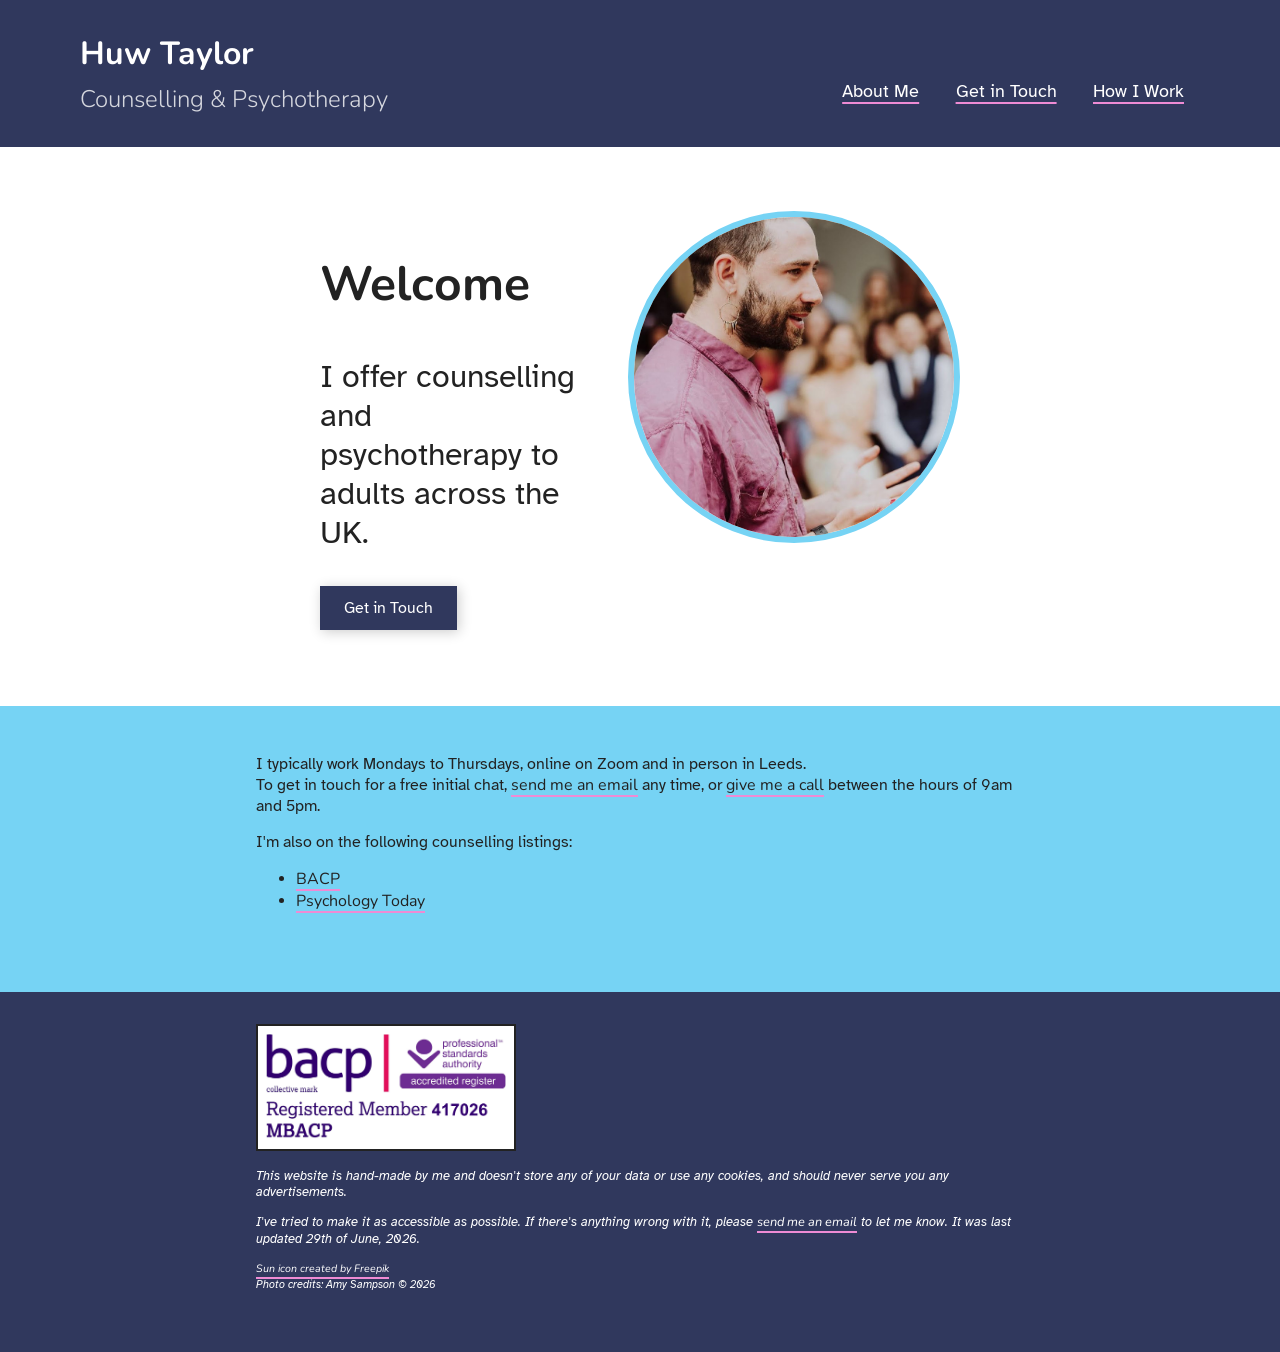
<file: index.html>
<!DOCTYPE html>
<html lang="en-GB">
<head>
    <meta charset="utf-8">
    <meta name="viewport" content="width=device-width, initial-scale=1.0">
    <meta name="theme-color" content="#76d3f4">
    <meta name="author" content="Huw Taylor">
    <meta name="keywords" content="Counselling, Therapy, Psychotherapy, Leeds">
    <meta http-equiv="X-Clacks-Overhead" content="GNU Terry Pratchett">
    <title>Huw Taylor Counselling</title>
    <link rel="icon" type="image/png" href="icons/sun.png">
    <link rel="stylesheet" type="text/css" href="layout.css">
    <link rel="stylesheet" type="text/css" href="style.css">
</head>
<body>
<header>
    <nav>
        <ul>
            <li><a href="about-me.html">About Me</a></li>
            <li><a href="get-in-touch.html">Get in Touch</a></li>
            <li><a href="how-we-work.html">How I Work</a></li>
        </ul>
    </nav>
    <h1><a href="index.html">Huw Taylor</a></h1>
    <h2><a href="index.html">Counselling &amp; Psychotherapy</a></h2>
</header>
<main>
    <section id="profile">
        <div class="circle-image-container">
            <img src="photos/me.jpg" alt="A photo of Huw">
        </div>
        <h2>Welcome</h2>
        <p>
            I offer counselling and psychotherapy to adults across the UK.
        </p>
        <a href="get-in-touch.html" class="button action">Get in Touch</a>
    </section>
</main>
<footer>
<div id="get-in-touch">
    <div>
        <p>
            I typically work Mondays to Thursdays, online on Zoom and in person in Leeds.
            <br>
            To get in touch for a free initial chat, <a href="mailto:huwtaylor.counselling@gmail.com">send me an email</a> any time, or <a href="tel:+447426548587">give me a call</a> between the hours of 9am and 5pm.
        </p>
</div>
<div>
    <p>I'm also on the following counselling listings:</p>
    <ul>
        <li><a rel="noopener noreferrer" href="https://www.bacp.co.uk/therapists/417026/huw-taylor/leeds-ls6" title="British Association for Counselling & Psychotherapy">BACP</a></li>
        <li><a rel="noopener noreferrer" href="https://www.psychologytoday.com/gb/counselling/huw-taylor-leeds/1765714">Psychology Today</a></li>
        <!-- <li><a rel="noopener noreferrer" href="https://www.bapam.org.uk/practitioner-search/huw-taylor/" title="British Association For Performing Arts Medicine">BAPAM</a></li> -->
        <!-- <li><a rel="noopener noreferrer" href="https://www.counselling-directory.org.uk/">Counselling Directory</a></li> -->
        <!-- <li><a rel="noopener noreferrer" href="https://genderedintelligence.co.uk/therapists/huw-taylor">Gendered Intelligence</a></li> -->
    </ul>
</div>
</div>
<!-- <hr> -->
<div id="website-info">
<span id="qualifications">
    <img id="bacp-member-logo" src="logos/BACP.png" width="25%"  alt="British Association for Counselling & Psychotherapy Collective Mark - Registered Member 417026">
    <!-- <img id="bapam-member-logo" src="logos/BAPAM.png" width="25%"  alt="British Association For Performing Arts Medicine Registered Practioner Logo"> -->
</span>
<p>
    This website is hand-made by me and doesn't store any of your data or use any cookies, and should never serve you any advertisements.
</p>
<p>
    I've tried to make it as accessible as possible.
    If there's anything wrong with it, please <a rel="noopener noreferrer" href="mailto:huwtaylor.counselling+website@gmail.com">send me an email</a> to let me know.
    It was last updated 29th of June, 2026.
</p>
<p>
<small>
<a rel="noopener noreferrer" href="https://www.flaticon.com/free-icons/sun" title="sun icons">Sun icon created by Freepik</a>
<br>
Photo credits: Amy Sampson &copy; 2026
</file>
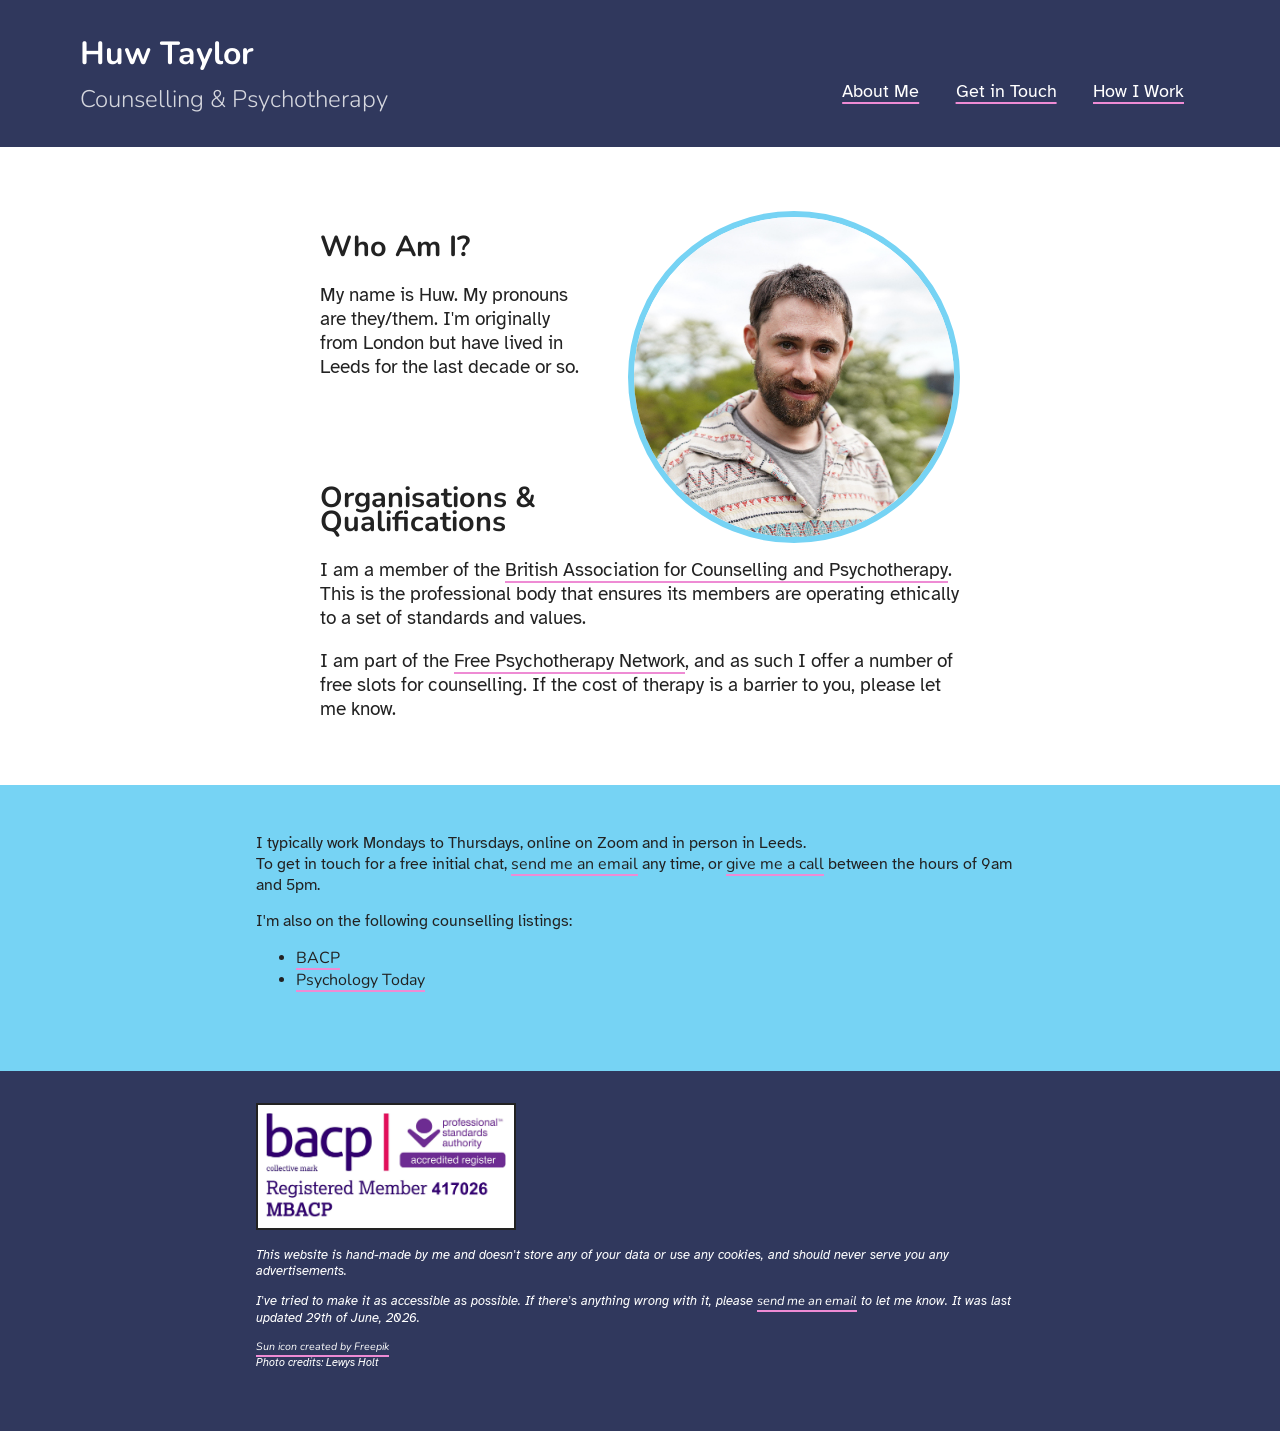
<file: about-me.html>
<!DOCTYPE html>
<html lang="en-GB">
<head>
    <meta charset="utf-8">
    <meta name="viewport" content="width=device-width, initial-scale=1.0">
    <meta name="theme-color" content="#76d3f4">
    <meta name="author" content="Huw Taylor">
    <meta name="keywords" content="Counselling, Therapy, Psychotherapy, Leeds">
    <meta http-equiv="X-Clacks-Overhead" content="GNU Terry Pratchett">
    <title>Huw Taylor Counselling</title>
    <link rel="icon" type="image/png" href="icons/sun.png">
    <link rel="stylesheet" type="text/css" href="layout.css">
    <link rel="stylesheet" type="text/css" href="style.css">
</head>
<body>
<header>
    <nav>
        <ul>
            <li><a href="about-me.html">About Me</a></li>
            <li><a href="get-in-touch.html">Get in Touch</a></li>
            <li><a href="how-we-work.html">How I Work</a></li>
        </ul>
    </nav>
    <h1><a href="index.html">Huw Taylor</a></h1>
    <h2><a href="index.html">Counselling &amp; Psychotherapy</a></h2>
</header>
<main>
    <section id="about-me">
        <div class="circle-image-container" style="width: 33%;">
            <img src="photos/photo_1.jpg" alt="A photo of Huw">
        </div>
        <h2>Who Am I?</h2>
        <p>
            My name is Huw. My pronouns are they/them. I'm originally from London but have lived in Leeds for the last decade or so.
        </p>
        <p>
            <!-- My approach to psychotherapy is inherently political.  -->
            <!-- For many, therapy can be prohibitively expensive. For others, cultural stigma or social pressure can make it hard to reach out. -->
            <!-- Everybody is different and our backgrounds and responses to things are personal and unique. And we also belong to, and make up, society. We are affected by rising costs, and social divisions, and cultural events. -->
        </p>
        <p>
            <!-- Frisbee? Singing? Games? Arts? -->
            <!-- Community? Peer-supervision? Social Justice -->
        </p>
    </section>
    <section id="qualifications">
        <h2>Organisations &amp; Qualifications</h2>
        <p>
            I am a member of the <a rel="noopener noreferrer" href="https://www.bacp.co.uk/">British Association for Counselling and Psychotherapy</a>. This is the professional body that ensures its members are operating ethically to a set of standards and values.
        </p>
        <p>
            I am part of the <a rel="noopener noreferrer" href="https://freepsychotherapynetwork.com/">Free Psychotherapy Network</a>, and as such I offer a number of free slots for counselling. If the cost of therapy is a barrier to you, please let me know.
        </p>
        <!-- Add Pink Therapy / Gendered Intelligence once I'm part of those networks. -->
        <!-- Add BAPAM once I'm part of that org. -->
        <!-- Proud member of the <a rel="noopener noreferrer" href="https://pcunion.org.uk/">Psychotherapy and Counselling Union</a> -->
    </section>
</main>
<footer>
<div id="get-in-touch">
    <div>
        <p>
            I typically work Mondays to Thursdays, online on Zoom and in person in Leeds.
            <br>
            To get in touch for a free initial chat, <a href="mailto:huwtaylor.counselling@gmail.com">send me an email</a> any time, or <a href="tel:+447426548587">give me a call</a> between the hours of 9am and 5pm.
        </p>
</div>
<div>
    <p>I'm also on the following counselling listings:</p>
    <ul>
        <li><a rel="noopener noreferrer" href="https://www.bacp.co.uk/therapists/417026/huw-taylor/leeds-ls6" title="British Association for Counselling & Psychotherapy">BACP</a></li>
        <li><a rel="noopener noreferrer" href="https://www.psychologytoday.com/gb/counselling/huw-taylor-leeds/1765714">Psychology Today</a></li>
        <!-- <li><a rel="noopener noreferrer" href="https://www.bapam.org.uk/practitioner-search/huw-taylor/" title="British Association For Performing Arts Medicine">BAPAM</a></li> -->
        <!-- <li><a rel="noopener noreferrer" href="https://www.counselling-directory.org.uk/">Counselling Directory</a></li> -->
        <!-- <li><a rel="noopener noreferrer" href="https://genderedintelligence.co.uk/therapists/huw-taylor">Gendered Intelligence</a></li> -->
    </ul>
</div>
</div>
<!-- <hr> -->
<div id="website-info">
<span id="qualifications">
    <img id="bacp-member-logo" src="logos/BACP.png" width="25%"  alt="British Association for Counselling & Psychotherapy Collective Mark - Registered Member 417026">
    <!-- <img id="bapam-member-logo" src="logos/BAPAM.png" width="25%"  alt="British Association For Performing Arts Medicine Registered Practioner Logo"> -->
</span>
<p>
    This website is hand-made by me and doesn't store any of your data or use any cookies, and should never serve you any advertisements.
</p>
<p>
    I've tried to make it as accessible as possible.
    If there's anything wrong with it, please <a rel="noopener noreferrer" href="mailto:huwtaylor.counselling+website@gmail.com">send me an email</a> to let me know.
    It was last updated 29th of June, 2026.
</p>
<p>
<small>
<a rel="noopener noreferrer" href="https://www.flaticon.com/free-icons/sun" title="sun icons">Sun icon created by Freepik</a>
<br>
Photo credits: Lewys Holt
</file>
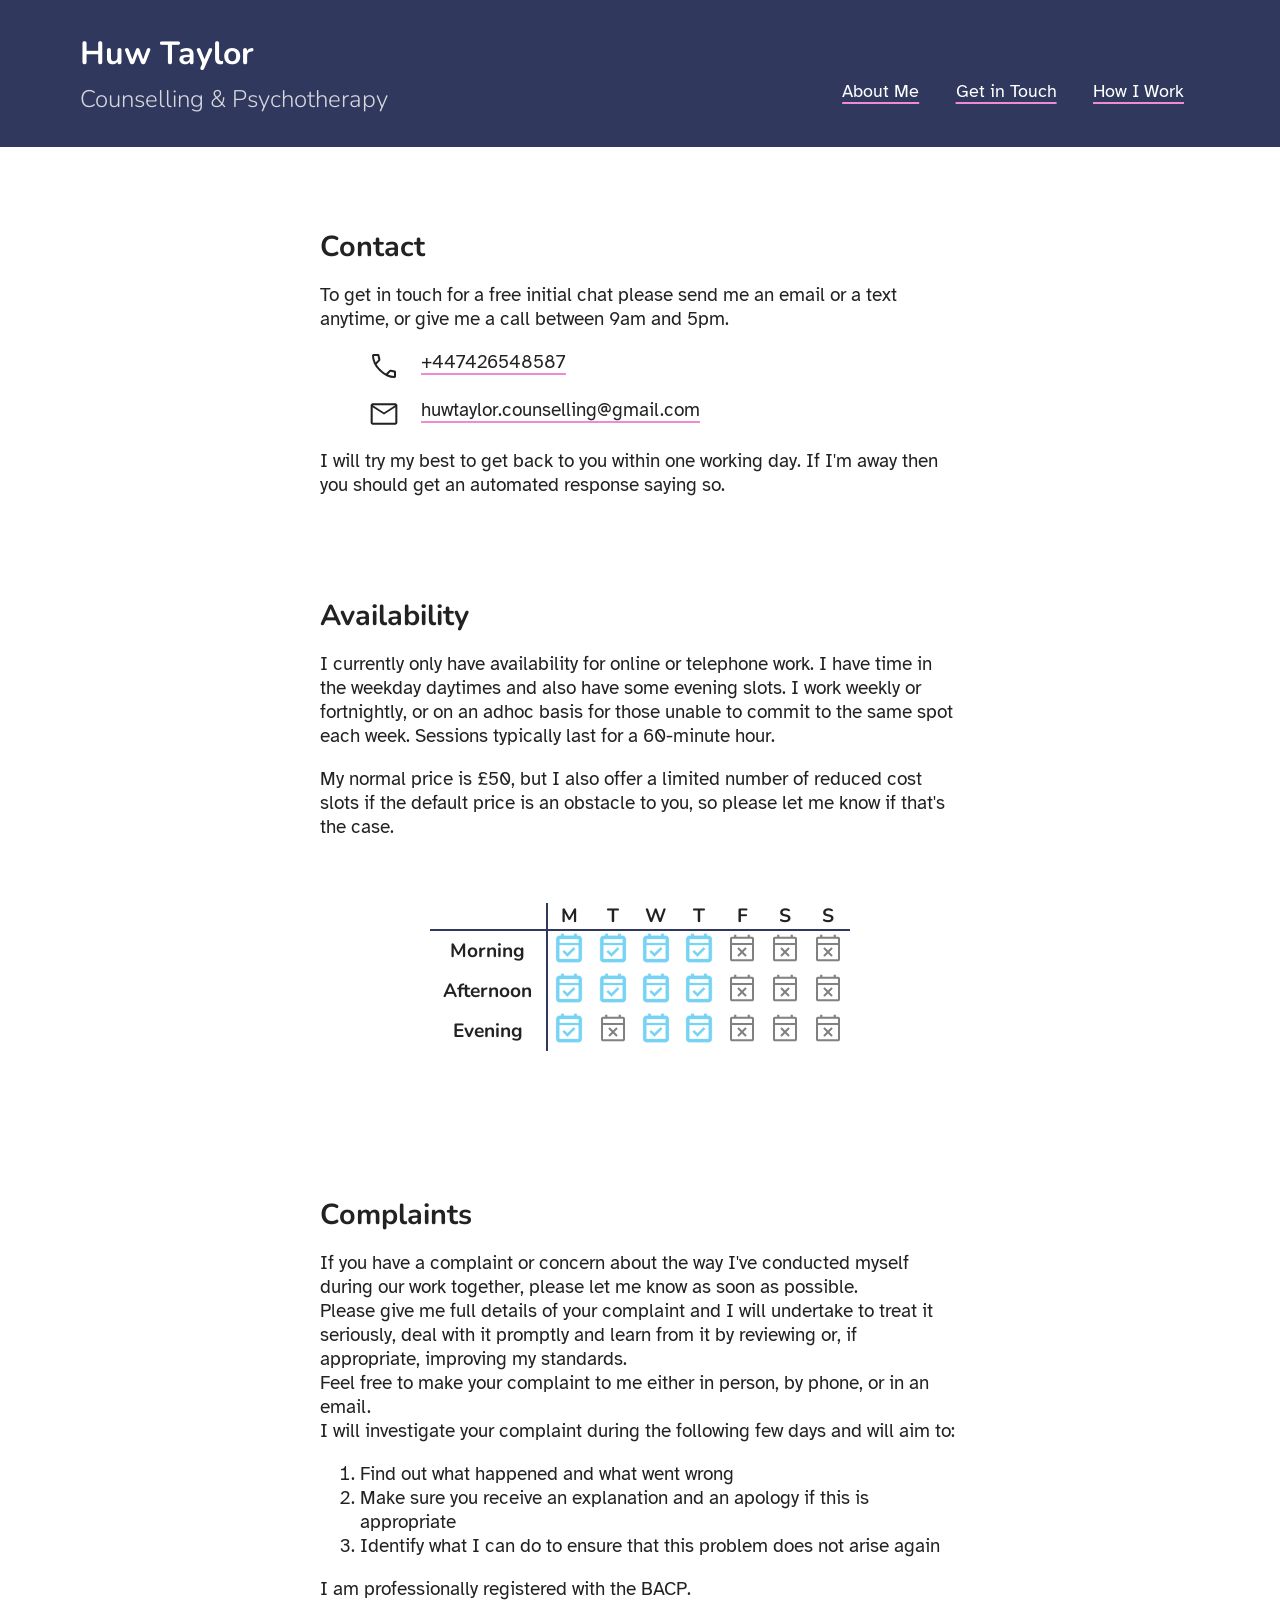
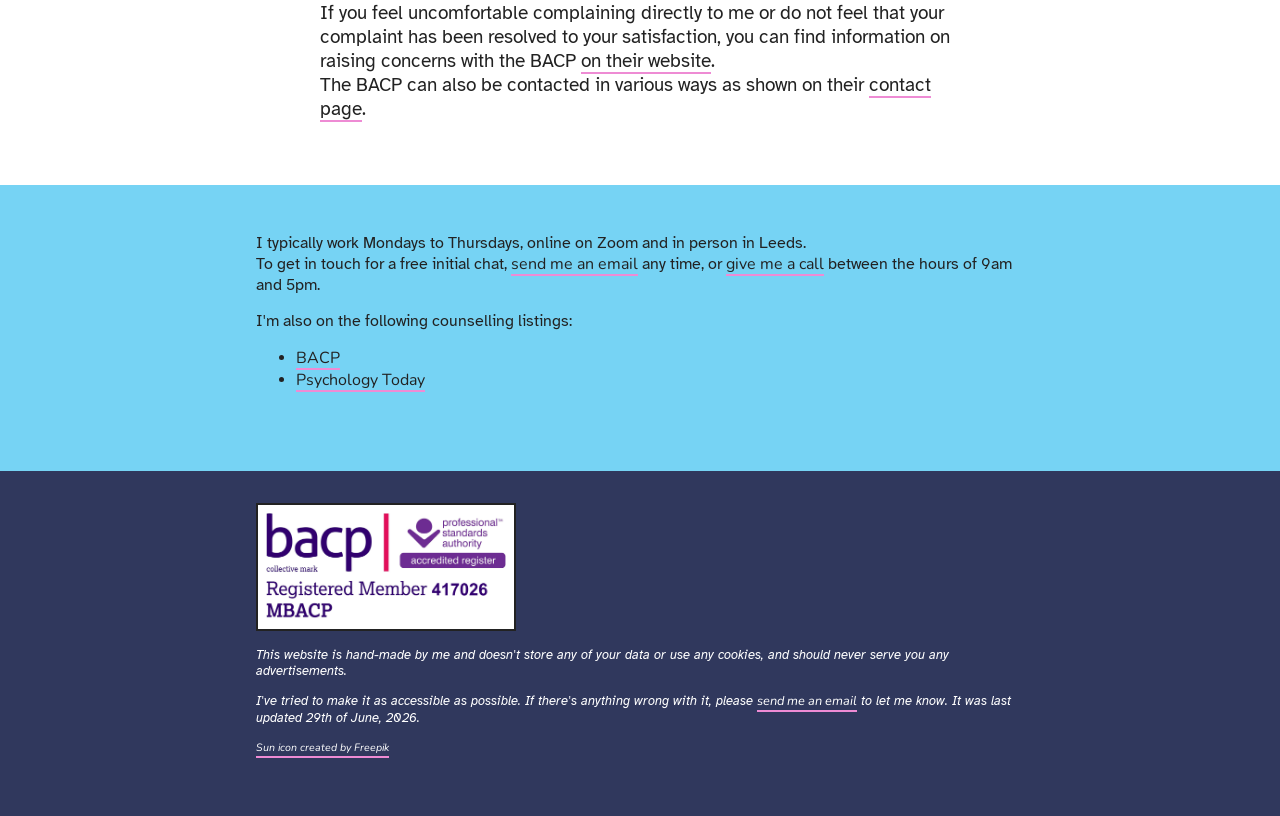
<file: get-in-touch.html>
<!DOCTYPE html>
<html lang="en-GB">
    <head>
        <meta charset="utf-8">
        <meta name="viewport" content="width=device-width, initial-scale=1.0">
        <meta name="theme-color" content="#76d3f4">
        <meta name="author" content="Huw Taylor">
        <meta name="keywords" content="Counselling, Therapy, Psychotherapy, Leeds">
        <meta http-equiv="X-Clacks-Overhead" content="GNU Terry Pratchett">
        <title>Huw Taylor Counselling</title>
        <link rel="icon" type="image/png" href="icons/sun.png">
        <link rel="stylesheet" type="text/css" href="layout.css">
        <link rel="stylesheet" type="text/css" href="style.css">
    </head>
    <body>
        <header>
            <nav>
                <ul>
                    <li><a href="about-me.html">About Me</a></li>
                    <li><a href="get-in-touch.html">Get in Touch</a></li>
                    <li><a href="how-we-work.html">How I Work</a></li>
                </ul>
            </nav>
            <h1><a href="index.html">Huw Taylor</a></h1>
            <h2><a href="index.html">Counselling &amp; Psychotherapy</a></h2>
        </header>
        <main>
            <section id="contact-methods">
                <h2>Contact</h2>
                <p>
                    To get in touch for a free initial chat please send me an email or a text anytime, or give me a call between 9am and 5pm.
                </p>
                <ul>
                    <li>
                        <svg xmlns="http://www.w3.org/2000/svg" height="48px" viewBox="0 -960 960 960" width="48px" fill="#000" class="icon" alt="Icon of a phone"><path d="M795-120q-116 0-236.5-56T335-335Q232-438 176-558.5T120-795q0-19.29 12.86-32.14Q145.71-840 165-840h140q14 0 24 10t14 25l26.93 125.64Q372-665 369.5-653.5t-10.73 19.73L259-533q26 44 55 82t64 72q37 38 78 69.5t86 55.5l95-98q10-11 23.15-15 13.15-4 25.85-2l119 26q15 4 25 16.04 10 12.05 10 26.96v135q0 19.29-12.86 32.14Q814.29-120 795-120ZM229-588l81-82-23-110H180q2 42 13.5 88.5T229-588Zm369 363q41 19 89 31t93 14v-107l-103-21-79 83ZM229-588Zm369 363Z"/></svg>
                        <a href="tel:+447426548587">+447426548587</a>
                    </li>
                    <li>
                        <svg xmlns="http://www.w3.org/2000/svg" height="48px" viewBox="0 -960 960 960" width="48px" fill="#000" class="icon" alt="Icon of a letter to signify email"><path d="M140-160q-24 0-42-18t-18-42v-520q0-24 18-42t42-18h680q24 0 42 18t18 42v520q0 24-18 42t-42 18H140Zm340-302L140-685v465h680v-465L480-462Zm0-60 336-218H145l335 218ZM140-685v-55 520-465Z"/></svg>
                        <a href="mailto:huwtaylor.counselling@gmail.com" rel="noopener noreferrer">huwtaylor.counselling@gmail.com</a>
                    </li>
                </ul>
                <p>
                    I will try my best to get back to you within one working day. If I'm away then you should get an automated response saying so.
                </p>
            </section>
            <section id="availability">
                <h2>Availability</h2>
                <p>
                    I currently only have availability for online or telephone work.
                    I have time in the weekday daytimes and also have some evening slots. 
                    I work weekly or fortnightly, or on an adhoc basis for those unable to commit to the same spot each week. 
                    Sessions typically last for a 60-minute hour.
                </p>
                <p>
                    My normal price is £50, but I also offer a limited number of reduced cost slots if the default price is an obstacle to you, so please let me know if that's the case.
                </p>
                <table>
                    <tr>
                        <th></th>
                        <th title="Monday">M</th>
                        <th title="Tuesday">T</th>
                        <th title="Wednesday">W</th>
                        <th title="Thursday">T</th>
                        <th title="Friday">F</th>
                        <th title="Saturday">S</th>
                        <th title="Sunday">S</th>
                    </tr>
                    <tr>
                        <th>Morning</th>
                        <td>
                            <svg xmlns="http://www.w3.org/2000/svg" height="48px" viewBox="0 -960 960 960" width="48px" fill="#000" alt="Available" class="icon available"><path d="M433-220 287-364l49-50 97 95 185-185 49 51-234 233ZM189-55q-39.05 0-66.53-27.47Q95-109.95 95-149v-602q0-39.46 27.47-67.23Q149.95-846 189-846h56v-60h82v60h306v-60h82v60h56q39.46 0 67.23 27.77Q866-790.46 866-751v602q0 39.05-27.77 66.53Q810.46-55 771-55H189Zm0-94h582v-421H189v421Zm0-481h582v-121H189v121Zm0 0v-121 121Z"/></svg>
                        </td>
                        <td>
                            <svg xmlns="http://www.w3.org/2000/svg" height="48px" viewBox="0 -960 960 960" width="48px" fill="#000" alt="Available" class="icon available"><path d="M433-220 287-364l49-50 97 95 185-185 49 51-234 233ZM189-55q-39.05 0-66.53-27.47Q95-109.95 95-149v-602q0-39.46 27.47-67.23Q149.95-846 189-846h56v-60h82v60h306v-60h82v60h56q39.46 0 67.23 27.77Q866-790.46 866-751v602q0 39.05-27.77 66.53Q810.46-55 771-55H189Zm0-94h582v-421H189v421Zm0-481h582v-121H189v121Zm0 0v-121 121Z"/></svg>
                        </td>
                        <td>
                            <svg xmlns="http://www.w3.org/2000/svg" height="48px" viewBox="0 -960 960 960" width="48px" fill="#000" alt="Available" class="icon available"><path d="M433-220 287-364l49-50 97 95 185-185 49 51-234 233ZM189-55q-39.05 0-66.53-27.47Q95-109.95 95-149v-602q0-39.46 27.47-67.23Q149.95-846 189-846h56v-60h82v60h306v-60h82v60h56q39.46 0 67.23 27.77Q866-790.46 866-751v602q0 39.05-27.77 66.53Q810.46-55 771-55H189Zm0-94h582v-421H189v421Zm0-481h582v-121H189v121Zm0 0v-121 121Z"/></svg>
                        </td>
                        <td>
                            <svg xmlns="http://www.w3.org/2000/svg" height="48px" viewBox="0 -960 960 960" width="48px" fill="#000" alt="Available" class="icon available"><path d="M433-220 287-364l49-50 97 95 185-185 49 51-234 233ZM189-55q-39.05 0-66.53-27.47Q95-109.95 95-149v-602q0-39.46 27.47-67.23Q149.95-846 189-846h56v-60h82v60h306v-60h82v60h56q39.46 0 67.23 27.77Q866-790.46 866-751v602q0 39.05-27.77 66.53Q810.46-55 771-55H189Zm0-94h582v-421H189v421Zm0-481h582v-121H189v121Zm0 0v-121 121Z"/></svg>
                        </td>
                        <td>
                            <svg xmlns="http://www.w3.org/2000/svg" height="48px" viewBox="0 -960 960 960" width="48px" fill="#000" alt="Unavailable" class="icon unavailable"><path d="m381-218-43-43 100-99-100-99 43-43 99 100 99-100 43 43-100 99 100 99-43 43-99-100-99 100ZM180-80q-24 0-42-18t-18-42v-620q0-24 18-42t42-18h65v-60h65v60h340v-60h65v60h65q24 0 42 18t18 42v620q0 24-18 42t-42 18H180Zm0-60h600v-430H180v430Zm0-490h600v-130H180v130Zm0 0v-130 130Z"/></svg>
                        </td>
                        <td>
                            <svg xmlns="http://www.w3.org/2000/svg" height="48px" viewBox="0 -960 960 960" width="48px" fill="#000" alt="Unavailable" class="icon unavailable"><path d="m381-218-43-43 100-99-100-99 43-43 99 100 99-100 43 43-100 99 100 99-43 43-99-100-99 100ZM180-80q-24 0-42-18t-18-42v-620q0-24 18-42t42-18h65v-60h65v60h340v-60h65v60h65q24 0 42 18t18 42v620q0 24-18 42t-42 18H180Zm0-60h600v-430H180v430Zm0-490h600v-130H180v130Zm0 0v-130 130Z"/></svg>
                        </td>
                        <td>
                            <svg xmlns="http://www.w3.org/2000/svg" height="48px" viewBox="0 -960 960 960" width="48px" fill="#000" alt="Unavailable" class="icon unavailable"><path d="m381-218-43-43 100-99-100-99 43-43 99 100 99-100 43 43-100 99 100 99-43 43-99-100-99 100ZM180-80q-24 0-42-18t-18-42v-620q0-24 18-42t42-18h65v-60h65v60h340v-60h65v60h65q24 0 42 18t18 42v620q0 24-18 42t-42 18H180Zm0-60h600v-430H180v430Zm0-490h600v-130H180v130Zm0 0v-130 130Z"/></svg>
                        </td>
                    </tr>
                    <tr>
                        <th>Afternoon</th>
                        <td>
                            <svg xmlns="http://www.w3.org/2000/svg" height="48px" viewBox="0 -960 960 960" width="48px" fill="#000" alt="Available" class="icon available"><path d="M433-220 287-364l49-50 97 95 185-185 49 51-234 233ZM189-55q-39.05 0-66.53-27.47Q95-109.95 95-149v-602q0-39.46 27.47-67.23Q149.95-846 189-846h56v-60h82v60h306v-60h82v60h56q39.46 0 67.23 27.77Q866-790.46 866-751v602q0 39.05-27.77 66.53Q810.46-55 771-55H189Zm0-94h582v-421H189v421Zm0-481h582v-121H189v121Zm0 0v-121 121Z"/></svg>
                        </td>
                        <td>
                            <svg xmlns="http://www.w3.org/2000/svg" height="48px" viewBox="0 -960 960 960" width="48px" fill="#000" alt="Available" class="icon available"><path d="M433-220 287-364l49-50 97 95 185-185 49 51-234 233ZM189-55q-39.05 0-66.53-27.47Q95-109.95 95-149v-602q0-39.46 27.47-67.23Q149.95-846 189-846h56v-60h82v60h306v-60h82v60h56q39.46 0 67.23 27.77Q866-790.46 866-751v602q0 39.05-27.77 66.53Q810.46-55 771-55H189Zm0-94h582v-421H189v421Zm0-481h582v-121H189v121Zm0 0v-121 121Z"/></svg>
                        </td>
                        <td>
                            <svg xmlns="http://www.w3.org/2000/svg" height="48px" viewBox="0 -960 960 960" width="48px" fill="#000" alt="Available" class="icon available"><path d="M433-220 287-364l49-50 97 95 185-185 49 51-234 233ZM189-55q-39.05 0-66.53-27.47Q95-109.95 95-149v-602q0-39.46 27.47-67.23Q149.95-846 189-846h56v-60h82v60h306v-60h82v60h56q39.46 0 67.23 27.77Q866-790.46 866-751v602q0 39.05-27.77 66.53Q810.46-55 771-55H189Zm0-94h582v-421H189v421Zm0-481h582v-121H189v121Zm0 0v-121 121Z"/></svg>
                        </td>
                        <td>
                            <svg xmlns="http://www.w3.org/2000/svg" height="48px" viewBox="0 -960 960 960" width="48px" fill="#000" alt="Available" class="icon available"><path d="M433-220 287-364l49-50 97 95 185-185 49 51-234 233ZM189-55q-39.05 0-66.53-27.47Q95-109.95 95-149v-602q0-39.46 27.47-67.23Q149.95-846 189-846h56v-60h82v60h306v-60h82v60h56q39.46 0 67.23 27.77Q866-790.46 866-751v602q0 39.05-27.77 66.53Q810.46-55 771-55H189Zm0-94h582v-421H189v421Zm0-481h582v-121H189v121Zm0 0v-121 121Z"/></svg>
                        </td>
                        <td>
                            <svg xmlns="http://www.w3.org/2000/svg" height="48px" viewBox="0 -960 960 960" width="48px" fill="#000" alt="Unavailable" class="icon unavailable"><path d="m381-218-43-43 100-99-100-99 43-43 99 100 99-100 43 43-100 99 100 99-43 43-99-100-99 100ZM180-80q-24 0-42-18t-18-42v-620q0-24 18-42t42-18h65v-60h65v60h340v-60h65v60h65q24 0 42 18t18 42v620q0 24-18 42t-42 18H180Zm0-60h600v-430H180v430Zm0-490h600v-130H180v130Zm0 0v-130 130Z"/></svg>
                        </td>
                        <td>
                            <svg xmlns="http://www.w3.org/2000/svg" height="48px" viewBox="0 -960 960 960" width="48px" fill="#000" alt="Unavailable" class="icon unavailable"><path d="m381-218-43-43 100-99-100-99 43-43 99 100 99-100 43 43-100 99 100 99-43 43-99-100-99 100ZM180-80q-24 0-42-18t-18-42v-620q0-24 18-42t42-18h65v-60h65v60h340v-60h65v60h65q24 0 42 18t18 42v620q0 24-18 42t-42 18H180Zm0-60h600v-430H180v430Zm0-490h600v-130H180v130Zm0 0v-130 130Z"/></svg>
                        </td>
                        <td>
                            <svg xmlns="http://www.w3.org/2000/svg" height="48px" viewBox="0 -960 960 960" width="48px" fill="#000" alt="Unavailable" class="icon unavailable"><path d="m381-218-43-43 100-99-100-99 43-43 99 100 99-100 43 43-100 99 100 99-43 43-99-100-99 100ZM180-80q-24 0-42-18t-18-42v-620q0-24 18-42t42-18h65v-60h65v60h340v-60h65v60h65q24 0 42 18t18 42v620q0 24-18 42t-42 18H180Zm0-60h600v-430H180v430Zm0-490h600v-130H180v130Zm0 0v-130 130Z"/></svg>
                        </td>
                    </tr>
                    <tr>
                        <th>Evening</th>
                        <td>
                            <svg xmlns="http://www.w3.org/2000/svg" height="48px" viewBox="0 -960 960 960" width="48px" fill="#000" alt="Available" class="icon available"><path d="M433-220 287-364l49-50 97 95 185-185 49 51-234 233ZM189-55q-39.05 0-66.53-27.47Q95-109.95 95-149v-602q0-39.46 27.47-67.23Q149.95-846 189-846h56v-60h82v60h306v-60h82v60h56q39.46 0 67.23 27.77Q866-790.46 866-751v602q0 39.05-27.77 66.53Q810.46-55 771-55H189Zm0-94h582v-421H189v421Zm0-481h582v-121H189v121Zm0 0v-121 121Z"/></svg>
                        </td>
                        <td>
                            <svg xmlns="http://www.w3.org/2000/svg" height="48px" viewBox="0 -960 960 960" width="48px" fill="#000" alt="Unavailable" class="icon unavailable"><path d="m381-218-43-43 100-99-100-99 43-43 99 100 99-100 43 43-100 99 100 99-43 43-99-100-99 100ZM180-80q-24 0-42-18t-18-42v-620q0-24 18-42t42-18h65v-60h65v60h340v-60h65v60h65q24 0 42 18t18 42v620q0 24-18 42t-42 18H180Zm0-60h600v-430H180v430Zm0-490h600v-130H180v130Zm0 0v-130 130Z"/></svg>
                        </td>
                        <td>
                            <svg xmlns="http://www.w3.org/2000/svg" height="48px" viewBox="0 -960 960 960" width="48px" fill="#000" alt="Available" class="icon available"><path d="M433-220 287-364l49-50 97 95 185-185 49 51-234 233ZM189-55q-39.05 0-66.53-27.47Q95-109.95 95-149v-602q0-39.46 27.47-67.23Q149.95-846 189-846h56v-60h82v60h306v-60h82v60h56q39.46 0 67.23 27.77Q866-790.46 866-751v602q0 39.05-27.77 66.53Q810.46-55 771-55H189Zm0-94h582v-421H189v421Zm0-481h582v-121H189v121Zm0 0v-121 121Z"/></svg>
                        </td>
                        <td>
                            <svg xmlns="http://www.w3.org/2000/svg" height="48px" viewBox="0 -960 960 960" width="48px" fill="#000" alt="Available" class="icon available"><path d="M433-220 287-364l49-50 97 95 185-185 49 51-234 233ZM189-55q-39.05 0-66.53-27.47Q95-109.95 95-149v-602q0-39.46 27.47-67.23Q149.95-846 189-846h56v-60h82v60h306v-60h82v60h56q39.46 0 67.23 27.77Q866-790.46 866-751v602q0 39.05-27.77 66.53Q810.46-55 771-55H189Zm0-94h582v-421H189v421Zm0-481h582v-121H189v121Zm0 0v-121 121Z"/></svg>
                        </td>
                        <td>
                            <svg xmlns="http://www.w3.org/2000/svg" height="48px" viewBox="0 -960 960 960" width="48px" fill="#000" alt="Unavailable" class="icon unavailable"><path d="m381-218-43-43 100-99-100-99 43-43 99 100 99-100 43 43-100 99 100 99-43 43-99-100-99 100ZM180-80q-24 0-42-18t-18-42v-620q0-24 18-42t42-18h65v-60h65v60h340v-60h65v60h65q24 0 42 18t18 42v620q0 24-18 42t-42 18H180Zm0-60h600v-430H180v430Zm0-490h600v-130H180v130Zm0 0v-130 130Z"/></svg>
                        </td>
                        <td>
                            <svg xmlns="http://www.w3.org/2000/svg" height="48px" viewBox="0 -960 960 960" width="48px" fill="#000" alt="Unavailable" class="icon unavailable"><path d="m381-218-43-43 100-99-100-99 43-43 99 100 99-100 43 43-100 99 100 99-43 43-99-100-99 100ZM180-80q-24 0-42-18t-18-42v-620q0-24 18-42t42-18h65v-60h65v60h340v-60h65v60h65q24 0 42 18t18 42v620q0 24-18 42t-42 18H180Zm0-60h600v-430H180v430Zm0-490h600v-130H180v130Zm0 0v-130 130Z"/></svg>
                        </td>
                        <td>
                            <svg xmlns="http://www.w3.org/2000/svg" height="48px" viewBox="0 -960 960 960" width="48px" fill="#000" alt="Unavailable" class="icon unavailable"><path d="m381-218-43-43 100-99-100-99 43-43 99 100 99-100 43 43-100 99 100 99-43 43-99-100-99 100ZM180-80q-24 0-42-18t-18-42v-620q0-24 18-42t42-18h65v-60h65v60h340v-60h65v60h65q24 0 42 18t18 42v620q0 24-18 42t-42 18H180Zm0-60h600v-430H180v430Zm0-490h600v-130H180v130Zm0 0v-130 130Z"/></svg>
                        </td>
                    </tr>
                </table>
            </section>
            <section>
                <h2>Complaints</h2>
                <p>
                    If you have a complaint or concern about the way I've conducted myself during our work together, please let me know as soon as possible.
                    <br>
                    Please give me full details of your complaint and I will undertake to treat it seriously, deal with it promptly and learn from it by reviewing or, if appropriate, improving my standards.
                    <br>
                    Feel free to make your complaint to me either in person, by phone, or in an email.
                    <br>
                    I will investigate your complaint during the following few days and will aim to:
                </p>
                <ol>
                    <li>Find out what happened and what went wrong</li>
                    <li>Make sure you receive an explanation and an apology if this is appropriate</li>
                    <li>Identify what I can do to ensure that this problem does not arise again</li>
                </ol>
                <p>
                    I am professionally registered with the BACP.
                    <br>
                    If you feel uncomfortable complaining directly to me or do not feel that your
                    complaint has been resolved to your satisfaction, you can find information on raising concerns with the BACP <a href="https://www.bacp.co.uk/about-us/protecting-the-public/professional-conduct/professional-conduct-procedure/" rel="noopener noreferrer">on their website</a>.
                    <br>
                    The BACP can also be contacted in various ways as shown on their <a href="https://www.bacp.co.uk/about-us/contact-us/" rel="noopener noreferrer">contact page</a>.
                </p>
            </section>
        </main>
        <footer>
            <div id="get-in-touch">
                <div>
                    <p>
                        I typically work Mondays to Thursdays, online on Zoom and in person in Leeds.
                        <br>
                        To get in touch for a free initial chat, <a href="mailto:huwtaylor.counselling@gmail.com">send me an email</a> any time, or <a href="tel:+447426548587">give me a call</a> between the hours of 9am and 5pm.
                    </p>
            </div>
            <div>
                <p>I'm also on the following counselling listings:</p>
                <ul>
                    <li><a rel="noopener noreferrer" href="https://www.bacp.co.uk/therapists/417026/huw-taylor/leeds-ls6" title="British Association for Counselling & Psychotherapy">BACP</a></li>
                    <li><a rel="noopener noreferrer" href="https://www.psychologytoday.com/gb/counselling/huw-taylor-leeds/1765714">Psychology Today</a></li>
                    <!-- <li><a rel="noopener noreferrer" href="https://www.bapam.org.uk/practitioner-search/huw-taylor/" title="British Association For Performing Arts Medicine">BAPAM</a></li> -->
                    <!-- <li><a rel="noopener noreferrer" href="https://www.counselling-directory.org.uk/">Counselling Directory</a></li> -->
                    <!-- <li><a rel="noopener noreferrer" href="https://genderedintelligence.co.uk/therapists/huw-taylor">Gendered Intelligence</a></li> -->
                </ul>
            </div>
            </div>
            <!-- <hr> -->
            <div id="website-info">
                <span id="qualifications">
                    <img id="bacp-member-logo" src="logos/BACP.png" width="25%"  alt="British Association for Counselling & Psychotherapy Collective Mark - Registered Member 417026">
                    <!-- <img id="bapam-member-logo" src="logos/BAPAM.png" width="25%"  alt="British Association For Performing Arts Medicine Registered Practioner Logo"> -->
                </span>
                <p>
                    This website is hand-made by me and doesn't store any of your data or use any cookies, and should never serve you any advertisements.
                </p>
                <p>
                    I've tried to make it as accessible as possible.
                    If there's anything wrong with it, please <a rel="noopener noreferrer" href="mailto:huwtaylor.counselling+website@gmail.com">send me an email</a> to let me know.
                    It was last updated 29th of June, 2026.
                </p>
                <p>
                    <small>
                        <a rel="noopener noreferrer" href="https://www.flaticon.com/free-icons/sun" title="sun icons">Sun icon created by Freepik</a>
                        <br>
                        <ruby block-begin="credits"><ruby block-end="credits">
                    </small>
                </p>
            </div>
        </footer>
    </body>
</html>
<!-- User Journeys:
* Find out who I am
* Find out when/where I work
* Find out how I work
* Find out how to contact me
* Find out what would working with me would be like?
-->
</file>
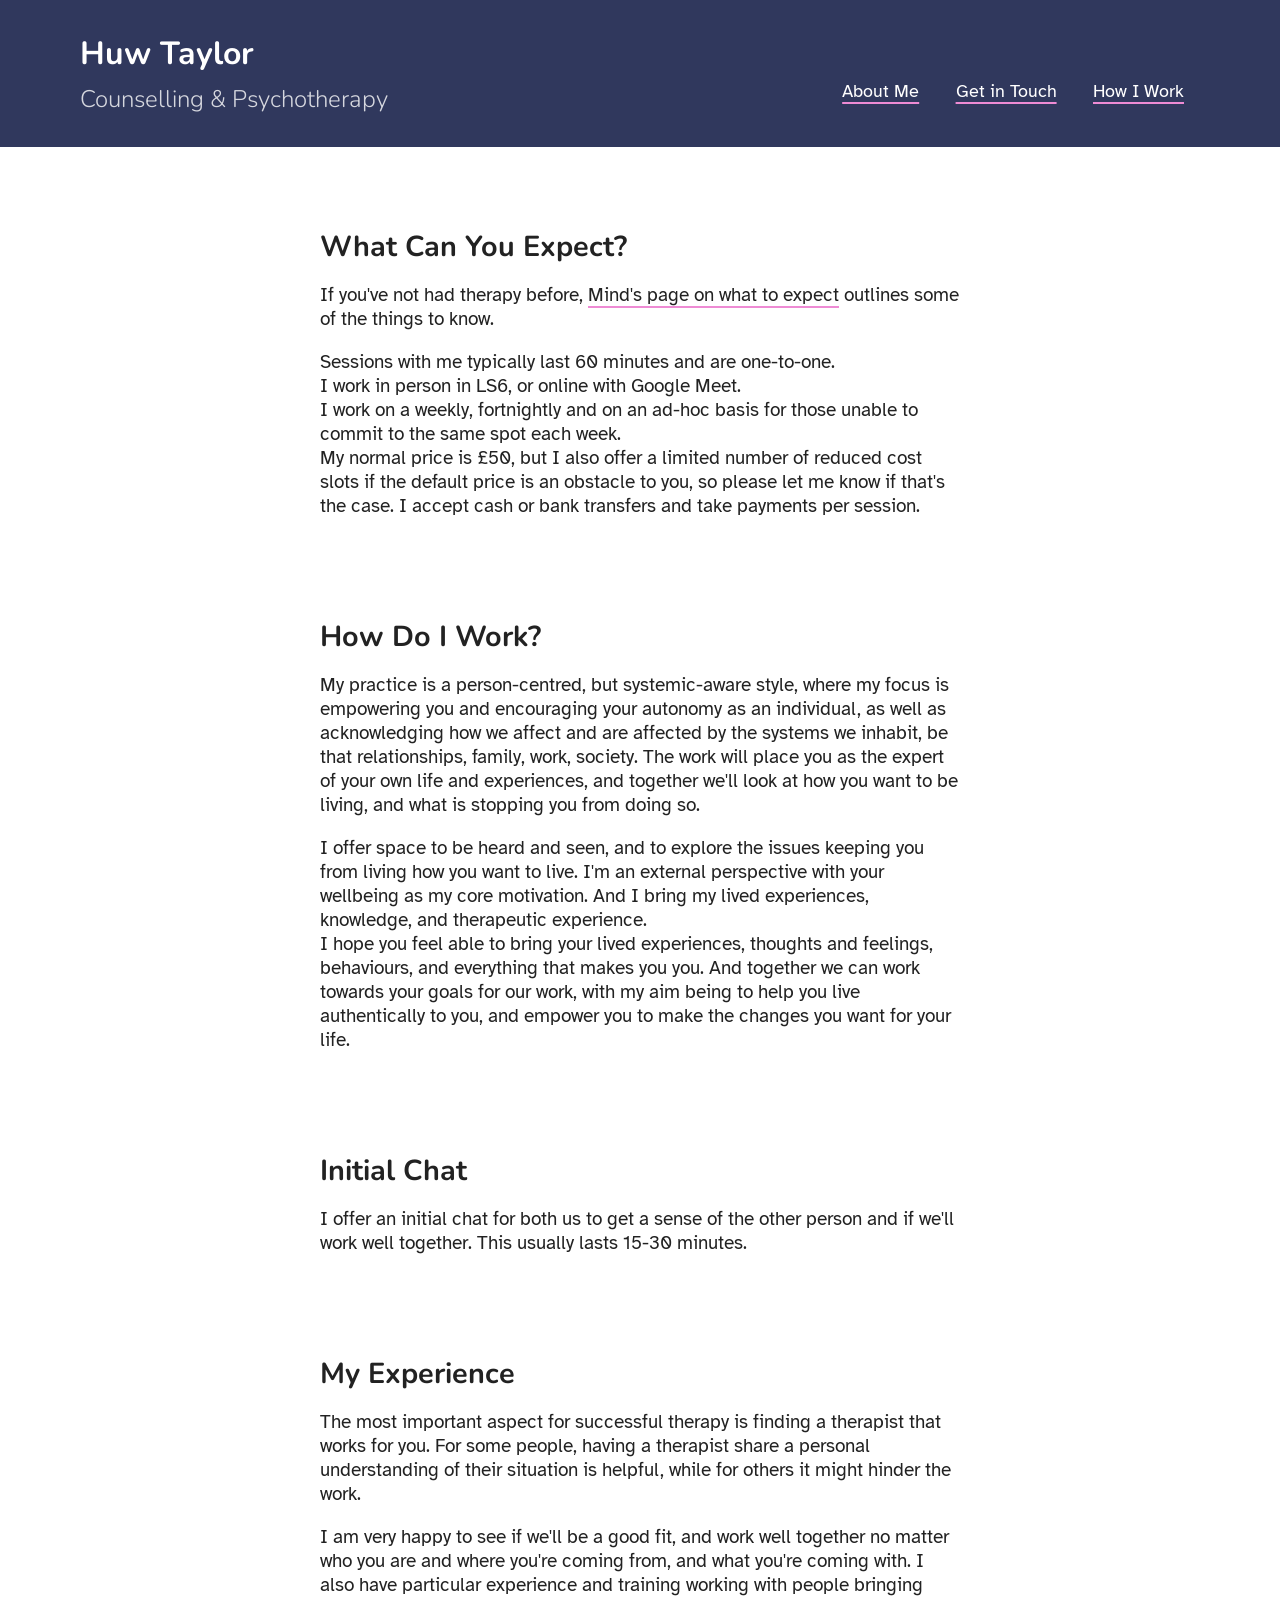
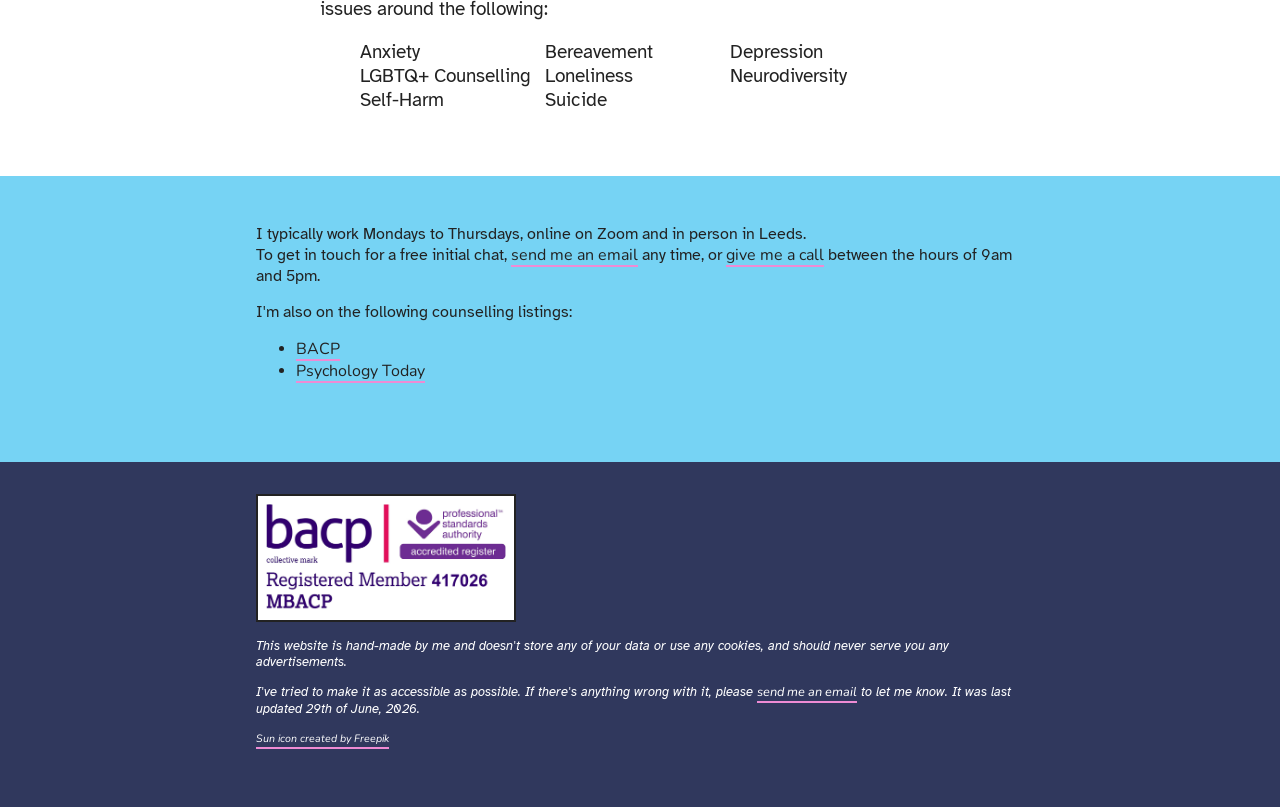
<file: how-we-work.html>
<!DOCTYPE html>
<html lang="en-GB">
    <head>
        <meta charset="utf-8">
        <meta name="viewport" content="width=device-width, initial-scale=1.0">
        <meta name="theme-color" content="#76d3f4">
        <meta name="author" content="Huw Taylor">
        <meta name="keywords" content="Counselling, Therapy, Psychotherapy, Leeds">
        <meta http-equiv="X-Clacks-Overhead" content="GNU Terry Pratchett">
        <title>Huw Taylor Counselling</title>
        <link rel="icon" type="image/png" href="icons/sun.png">
        <link rel="stylesheet" type="text/css" href="layout.css">
        <link rel="stylesheet" type="text/css" href="style.css">
    </head>
    <body>
        <header>
            <nav>
                <ul>
                    <li><a href="about-me.html">About Me</a></li>
                    <li><a href="get-in-touch.html">Get in Touch</a></li>
                    <li><a href="how-we-work.html">How I Work</a></li>
                </ul>
            </nav>
            <h1><a href="index.html">Huw Taylor</a></h1>
            <h2><a href="index.html">Counselling &amp; Psychotherapy</a></h2>
        </header>
        <main>
            <section id="what-to-expect">
                <!-- <div class="circle-image-container" style="width: 33%;">
                    <img src="photos/nose.jpg" alt="Photo of Huw">
                </div> -->
                <h2>What Can You Expect?</h2>
                <p>
                    If you've not had therapy before, <a href="https://www.mind.org.uk/information-support/drugs-and-treatments/talking-therapy-and-counselling/what-to-expect-from-therapy/#WhatMightTheTherapySessionsBeLike" rel="noopener noreferrer">Mind's page on what to expect</a> outlines some of the things to know. 
                </p>
                <p>
                    Sessions with me typically last 60 minutes and are one-to-one. 
                    <br>
                    I work in person in LS6, or online with Google Meet. 
                    <!-- TODO: Mention accessibility of the in-person space -->
                    <br>
                    I work on a weekly, fortnightly and on an ad-hoc basis for those unable to commit to the same spot each week. 
                    <br>
                    My normal price is £50, but I also offer a limited number of reduced cost slots if the default price is an obstacle to you, so please let me know if that's the case. I accept cash or bank transfers and take payments per session.
                    <!-- TODO: When I'm more established on the Free Psychotherapy Network, mention that here -->
                </p>
            </section>
            <section id="how-I-work">
                <h2>How Do I Work?</h2>
                <p>
                    My practice is a person-centred, but systemic-aware style, where my focus is empowering you and encouraging your autonomy as an individual, as well as acknowledging how we affect and are affected by the systems we inhabit, be that relationships, family, work, society. The work will place you as the expert of your own life and experiences, and together we'll look at how you want to be living, and what is stopping you from doing so.
                </p>
                <p>
                    I offer space to be heard and seen, and to explore the issues keeping you from living how you want to live.
                    I'm an external perspective with your wellbeing as my core motivation. And I bring my lived experiences, knowledge, and therapeutic experience.
                    <br>
                    I hope you feel able to bring your lived experiences, thoughts and feelings, behaviours, and everything that makes you you.
                    And together we can work towards your goals for our work, with my aim being to help you live authentically to you, and empower you to make the changes you want for your life.
                </p>
                <!-- <p>
                    My work often revolves around exploring how we want to live, and what might be stopping us from doing so.
                </p> -->
            </section>
            <section id="initial-consultation">
                <h2>Initial Chat</h2>
                <p>
                    I offer an initial chat for both us to get a sense of the other person and if we'll work well together. This usually lasts 15-30 minutes.
                </p>
            </section>
            <section id="specialisations">
                <h2>My Experience</h2>
                <p>
                    The most important aspect for successful therapy is finding a therapist that works for you. For some people, having a therapist share a personal understanding of their situation is helpful, while for others it might hinder the work.
                </p>
                <p>
                    I am very happy to see if we'll be a good fit, and work well together no matter who you are and where you're coming from, and what you're coming with. I also have particular experience and training working with people bringing issues around the following:
                </p>
                <ul>
                    <li>Anxiety</li>
                    <li>Bereavement</li>
                    <li>Depression</li>
                    <li>LGBTQ+ Counselling</li>
                    <li>Loneliness</li>
                    <li>Neurodiversity</li>
                    <li>Self-Harm</li>
                    <li>Suicide</li>
                    <!-- TODO: Add more? -->
                </ul>
            </section>
        </main>
        <footer>
            <div id="get-in-touch">
                <div>
                    <p>
                        I typically work Mondays to Thursdays, online on Zoom and in person in Leeds.
                        <br>
                        To get in touch for a free initial chat, <a href="mailto:huwtaylor.counselling@gmail.com">send me an email</a> any time, or <a href="tel:+447426548587">give me a call</a> between the hours of 9am and 5pm.
                    </p>
            </div>
            <div>
                <p>I'm also on the following counselling listings:</p>
                <ul>
                    <li><a rel="noopener noreferrer" href="https://www.bacp.co.uk/therapists/417026/huw-taylor/leeds-ls6" title="British Association for Counselling & Psychotherapy">BACP</a></li>
                    <li><a rel="noopener noreferrer" href="https://www.psychologytoday.com/gb/counselling/huw-taylor-leeds/1765714">Psychology Today</a></li>
                    <!-- <li><a rel="noopener noreferrer" href="https://www.bapam.org.uk/practitioner-search/huw-taylor/" title="British Association For Performing Arts Medicine">BAPAM</a></li> -->
                    <!-- <li><a rel="noopener noreferrer" href="https://www.counselling-directory.org.uk/">Counselling Directory</a></li> -->
                    <!-- <li><a rel="noopener noreferrer" href="https://genderedintelligence.co.uk/therapists/huw-taylor">Gendered Intelligence</a></li> -->
                </ul>
            </div>
            </div>
            <!-- <hr> -->
            <div id="website-info">
                <span id="qualifications">
                    <img id="bacp-member-logo" src="logos/BACP.png" width="25%"  alt="British Association for Counselling & Psychotherapy Collective Mark - Registered Member 417026">
                    <!-- <img id="bapam-member-logo" src="logos/BAPAM.png" width="25%"  alt="British Association For Performing Arts Medicine Registered Practioner Logo"> -->
                </span>
                <p>
                    This website is hand-made by me and doesn't store any of your data or use any cookies, and should never serve you any advertisements.
                </p>
                <p>
                    I've tried to make it as accessible as possible.
                    If there's anything wrong with it, please <a rel="noopener noreferrer" href="mailto:huwtaylor.counselling+website@gmail.com">send me an email</a> to let me know.
                    It was last updated 29th of June, 2026.
                </p>
                <p>
                    <small>
                        <a rel="noopener noreferrer" href="https://www.flaticon.com/free-icons/sun" title="sun icons">Sun icon created by Freepik</a>
                        <br>
                        <ruby block-begin="credits"><ruby block-end="credits">
                    </small>
                </p>
            </div>
        </footer>
    </body>
</html>
<!-- User Journeys:
* Find out who I am
* Find out when/where I work
* Find out how I work
* Find out how to contact me
* Find out what would working with me would be like?
-->
</file>
<file: layout.css>
html, body {
    padding: 0;
    margin: 0;
    height: 100%;
}
header {
/*    position: sticky;*/
/*    top: 0;*/
    padding-left: 5rem;
    padding-right: 5rem;
    padding-top: 2rem;
    padding-bottom: 2rem;
}
header h1 {
    margin: 0;
    margin-bottom: 0.5rem;
/*    width: 50%;*/
}
header h2 {
    margin: 0;
    display: inline-block;
    font-size: 1.5rem;
}
header nav {
    float: right;
    padding-top: 3rem;
    font-size: 1.1rem;
}
header nav ul{
    display: inline-block;
    margin: 0;
    padding-left: 0;
}
header nav ul li {
    display: inline-block;
    margin-left: 1rem;
    margin-right: 1rem;
}
main {
    min-height: 55%;
}
footer {
    margin-top: 4rem;
}
footer hr {
    width: 60%;
    margin-top: 4rem;
    margin-bottom: 2rem;
}
footer #get-in-touch {
    width: 100%;
    padding-bottom: 4rem;
    padding-top: 2rem;
}
footer #get-in-touch > div {
    width: 60%;
    margin: auto;
}
footer #website-info {
    width: 60%;
    margin: auto;
    padding-top: 2rem;
    padding-bottom: 3rem;
    font-size: 0.8rem;
}
footer #website-info #qualifications img {
    min-width: 240px;
}
#profile {
    width: 50%;
    margin: auto;
    padding-top: 4rem;
    font-size: 2rem;
    padding-left: 3rem;
    padding-right: 3rem;
}
.circle-image-container {
    display: inline-block;
    vertical-align: middle;
    aspect-ratio: 1;
    overflow: hidden;
    width: 33%;
    min-width: 320px;
    float: right;
    margin-left: 3rem;
}
.circle-image-container img {
    vertical-align: middle;
    width: 100%;
    aspect-ratio: 1;
    object-fit: cover;
    overflow: hidden;
}
button, a.button {
    padding: 12px 24px 12px 24px;
    cursor: pointer;
    font-size: 1rem;
}

main > section {
    width: 50%;
    margin: auto;
    padding-top: 4rem;
    padding-left: 3rem;
    padding-right: 3rem;
    font-size: 1.2rem;
    line-height: 1.5rem;
}
main > section#profile {
    font-size: 2rem;
    line-height: normal;
}


#contact-methods,
#availability {
    width: 50%;
    margin: auto;
    padding-top: 4rem;
    padding-left: 3rem;
    padding-right: 3rem;
    line-height: 1.5rem;
}

#availability table {
    width: 60%;
    min-width: 420px;
    margin: auto;
    border-collapse: collapse; 
    margin-top: 4rem;
    margin-bottom: 4rem;
}

#availability table th {
    text-align: center;
}

#availability table svg {
    width: 32px;
    height: 32px;
}

#contact-methods ul li {
    margin-bottom: 1rem;
}


#contact-methods ul li svg.icon {
    vertical-align: top;
    user-select: none;
    margin-right: 0.5rem;
    height: 32px;
}

#specialisations ul {
/*    padding: 0;*/
/*    width: 90%;*/
    margin-left: auto;
    margin-right: auto;
}
#specialisations ul li {
    display: inline-block;
    width: 30%;
}

/* Smaller than 900px wide */
@media only screen and (max-width: 900px) {

    header {
        padding-left: 6%;
        padding-right: 6%;
    }

    header nav {
        float: none;
        margin-bottom: 2rem;
        font-size: 2rem;
        text-align: center;
    }

    header nav a {
        font-size: 1.5rem;
    }

    main section  {
        padding-left: 6%; 
        padding-right: 6%;
        width: 80%;
    }
    #profile,
    #contact-methods,
    #availability {
        padding-left: 6%;
        padding-right: 6%;
        width: 80%;
    }

    .circle-image-container {
        display: block;
        float: none;
        margin: auto;
    }


}


/* Smaller than 600px wide */
@media only screen and (max-width: 600px) {

    header {
/*        padding-left: 0;*/
/*        padding-right: 0;*/
    }

    header nav ul li:first-child {
        margin-left: 0;
    }
    header nav ul li:last-child {
        margin-right: 0;
    }

    #specialisations ul li {
        display: inline-block;
        width: 45%;
    }

    #contact-methods,
    #availability {
        width: 80%;
        padding-top: 1rem;
        padding-left: 0rem;
        padding-right: 0rem;
    }

    #availability table {
        margin-bottom: 0;
        width: 90%;
        min-width: 0;
    }

    #availability table svg {
        width: 24px;
        height: 24px;
    }

}

/* Smaller than 500px wide */
@media only screen and (max-width: 500px) {

    header nav {
        padding-top: 0.5rem;
    }

    header nav ul li {
        display: inline-block;
        margin-left: 0.2rem;
        margin-right: 0.2rem;
    }
    
    header nav ul li a {
        font-size: 5vw;
    }

    main section  {
        padding-left: 0;
        padding-right: 0;
        width: 90%;
    }
    #profile,
    #contact-methods,
    #availability {
        padding-left: 0;
        padding-right: 0;
        width: 90%;
    }

    a.button.action {
        display: block;
        text-align: center;
        font-size: 1.4rem;
    }

    footer #get-in-touch {
        padding-bottom: 1rem;
    }
    footer #get-in-touch > div {
        width: 80%;
    }
    footer #website-info {
        width: 80%;
        padding-bottom: 1rem;
    }

    #specialisations ul li {
        display: inline-block;
        width: 90%;
    }

    #contact-methods ul {
        padding-left: 0;
        font-size: 1rem;
    }

    #contact-methods ul li svg.icon {
        height: 24px;
    }

    .circle-image-container {
        min-width: 300px;
    }

    #availability table {
        font-size: 0.8rem;
    }

}

/* Smaller than 350px wide */
@media only screen and (max-width: 350px) {

    #contact-methods ul li svg.icon {
        height: 32px;
        display: block;
        margin: auto;
    }

    #contact-methods ul li a {
        text-align: center;
        display: block;
        margin: auto;
    }

}
</file>
<file: style.css>
/* Imports */
@import url('https://fonts.googleapis.com/css2?family=Atkinson+Hyperlegible:ital,wght@0,400;0,700;1,400;1,700&display=swap');
@import url('https://fonts.googleapis.com/css2?family=Raleway:ital,wght@0,400;0,700;1,400;1,700&display=swap');
@import url('https://fonts.googleapis.com/css2?family=Nunito:ital,wght@0,200..1000;1,200..1000&display=swap');

/* Styling */
/*        https://www.realtimecolors.com/?colors=0c0b21-f8f5ed-f36d44-fbe4d6-ffbe3d&fonts=Raleway-Atkinson%20Hyperlegible */


:root {
    --text-colour: #222;
    --background-colour: #fff;
    --primary-colour: #76d3f4;
    --secondary-colour: #30385d;
    --accent-colour: #ee8bd4;

    --header-font: "Nunito", sans-serif;
    --body-font: "Atkinson Hyperlegible", sans-serif;
}
@media (prefers-color-scheme: dark) {
    /* TODO: Test this! Does not look good in firefox with a dark theme! */
    :root {
        --text-colour: #ffe1f8;
        --background-colour: #040419;
        --primary-colour: #3d36c1;
        --secondary-colour: #18154d;
        --accent-colour: #b2599c;
    }
}

html, body {
    background-color: var(--background-colour);
}
header {
    background-color: var(--secondary-colour);
    color: var(--background-colour);
}
footer {
    background-color: var(--secondary-colour);
}
h1, h2, h3, h4, h5, h6 {
    font-family: var(--header-font);
    color: var(--text-colour);
}
header h2 {
    opacity: 80%;
    font-weight: 300;
}
p, a, span, div, li {
    font-family: var(--body-font);
    color: var(--text-colour);
}
.icon {
    fill: var(--text-colour);
    stroke: var(--text-colour);
}
a {
    text-decoration: underline;
    text-decoration-color: var(--accent-colour);
    text-decoration-thickness: 2px;
    text-underline-offset: 0.3rem;
}
a:hover, a:focus {
    text-decoration-thickness: 3px;
}
a[target="_blank"]::after {
    content: '\2197';
    vertical-align: top;
    display: inline-block;
    font-size: 0.9em;
}
header > h1 a,
header > h2 a {
    font-family: var(--header-font);
    text-decoration: none;
    color: var(--background-colour);
}
header > h1 a:hover, 
header > h1 a:focus, 
header > h2 a:hover,
header > h2 a:focus {
    background: linear-gradient(to right, var(--primary-colour), var(--accent-colour));
    color: transparent;
    background-clip: text
}

header nav a {
    color: var(--background-colour)
}
header nav a:hover, 
header nav a:focus {
    color: var(--primary-colour)
}

header nav ul li {
    list-style: none;
}

footer p {
    color: var(--background-colour);
}
footer a {
    font-family: var(--header-font);
    color: var(--background-colour);
}
footer #get-in-touch {
    background-color: var(--primary-colour);
}
footer #get-in-touch p {
    color: var(--text-colour);
}
footer #get-in-touch a {
    color: var(--text-colour);
}
footer #website-info {
    font-style: italic;
}
.circle-image-container {
    border-radius: 50%;
    border: 6px solid var(--primary-colour);
}

button, a.button {
    text-decoration: none;
    border: none;
    box-shadow: 2px 2px 12px 0 rgba(0,0,0,0.2);
    transition-duration: 0.2s;
}
button:hover, a.button:hover,
button:focus, a.button:focus {
    box-shadow: 2px 2px 12px 0 rgba(0,0,0,0.5);
}
button.action, a.button.action {
    background-color: var(--secondary-colour);
    color: var(--background-colour);
}
button.info, a.button.info {
    background-color: var(--accent-colour);
    color: var(--background-colour);
}

img#bacp-member-logo {
    border: 2px solid var(--text-colour);
    background-color: white;
    padding: 0.5rem;
}

table {
    font-family: var(--body-font);
    color: var(--text-colour);
}

table th {
    font-family: var(--header-font);
}

#availability table tr:first-child {
    border-bottom: 2px solid var(--secondary-colour);
}

#availability table tr th:first-child {
    border-right: 2px solid var(--secondary-colour);
}

#availability table td {
    text-align: center;
}

/* TODO: Color the availablilty icons (SVG) somehow */

#availability td svg.available {
    stroke: var(--primary-colour);
    fill: var(--primary-colour);
    font-weight: bold;
    stroke-width: 8px;
}

#availability td svg.unavailable {
    fill: gray;
    stroke: gray;
    stroke-width: 1px;
}

#contact-methods ul {
    list-style: none;
}

@media (prefers-color-scheme: dark) {

    header nav a {
        color: var(--text-colour);
    }
    header nav a:hover, 
    header nav a:focus {
        color: var(--primary-colour);
    }
    header > h1 a,
    header > h2 a {
        color: var(--text-colour);
    }

    footer p, 
    footer a {
        color: var(--text-colour);
    }

    button.action, a.button.action {
        background-color: var(--accent-colour);
        color: var(--background-colour);
    }
    button.info, a.button.info {
        background-color: var(--primary-colour);
        color: var(--text-colour);
    }

    #availability td svg.available {
        stroke: var(--accent-colour);
        fill: var(--accent-colour);
        font-weight: bold;
        stroke-width: 8px;
    }

    #availability td svg.unavailable {
        fill: gray;
        stroke: gray;
        stroke-width: 1px;
    }



}
</file>
